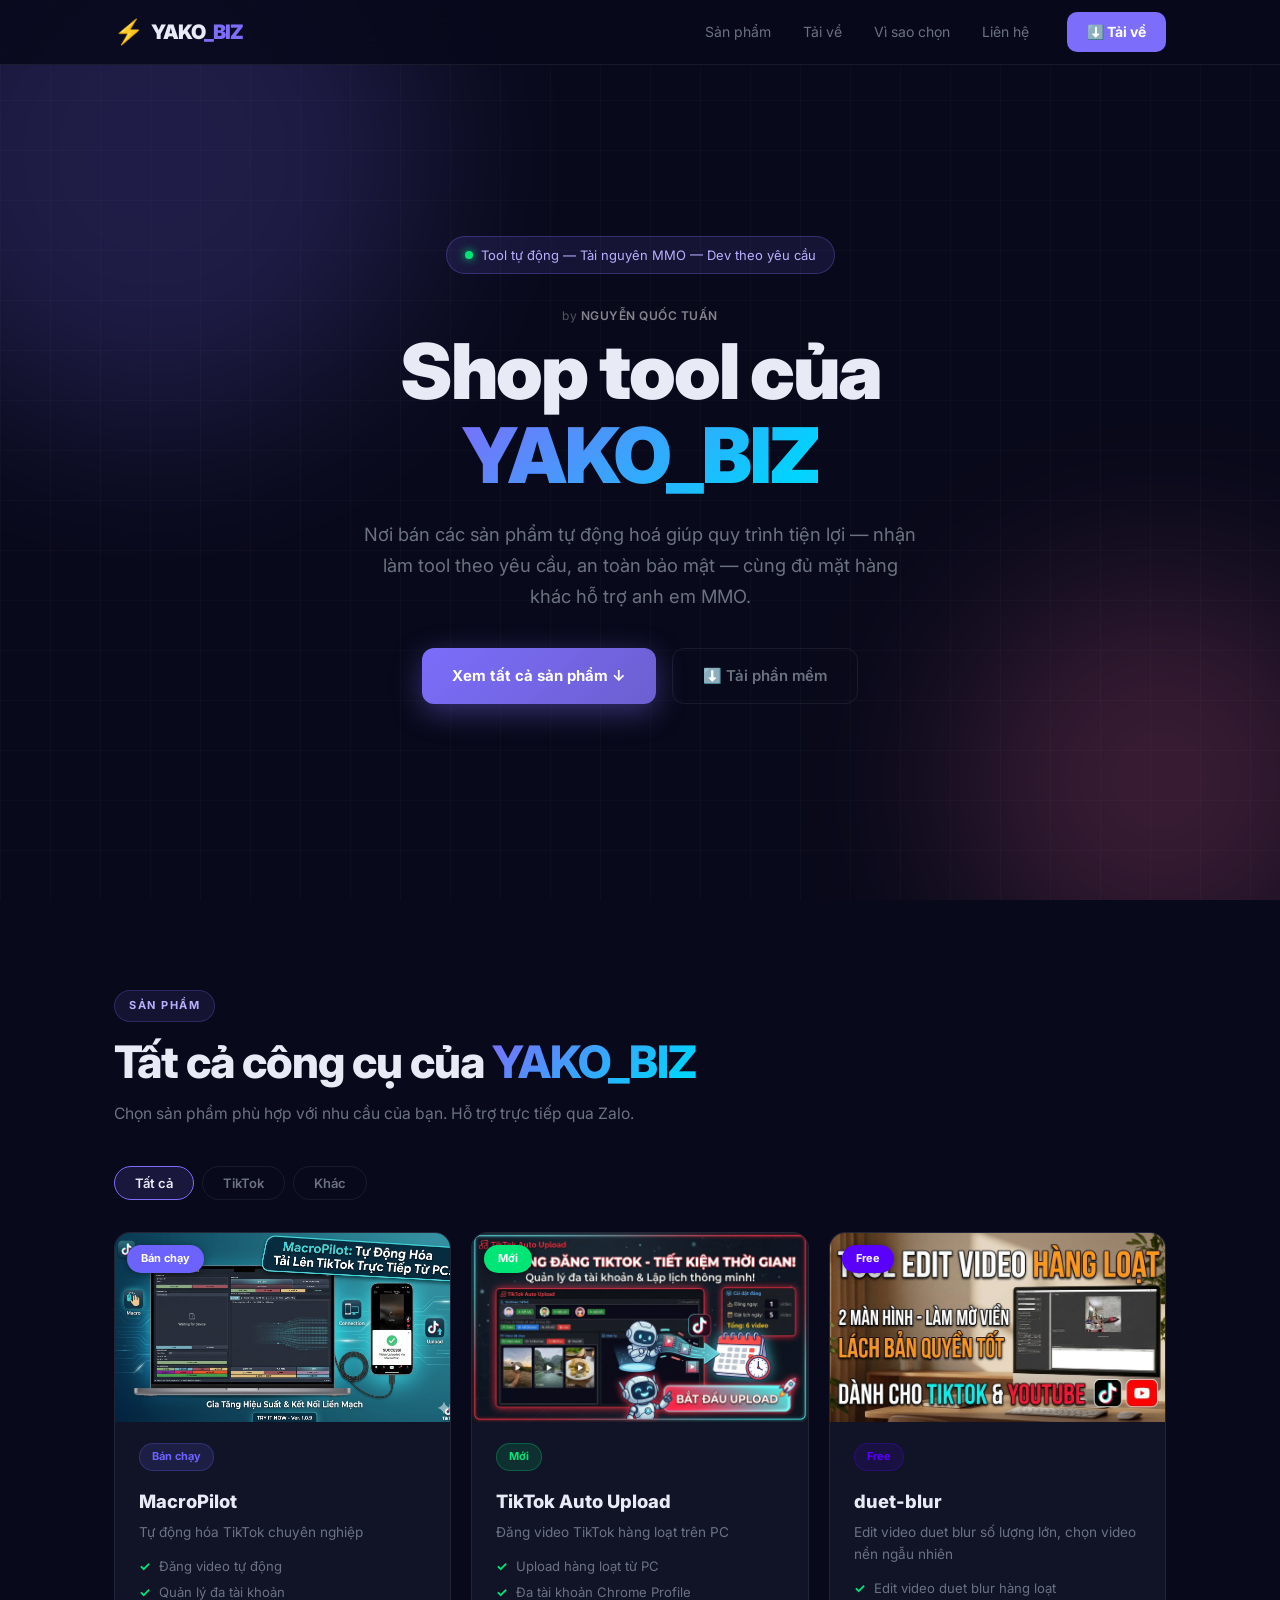
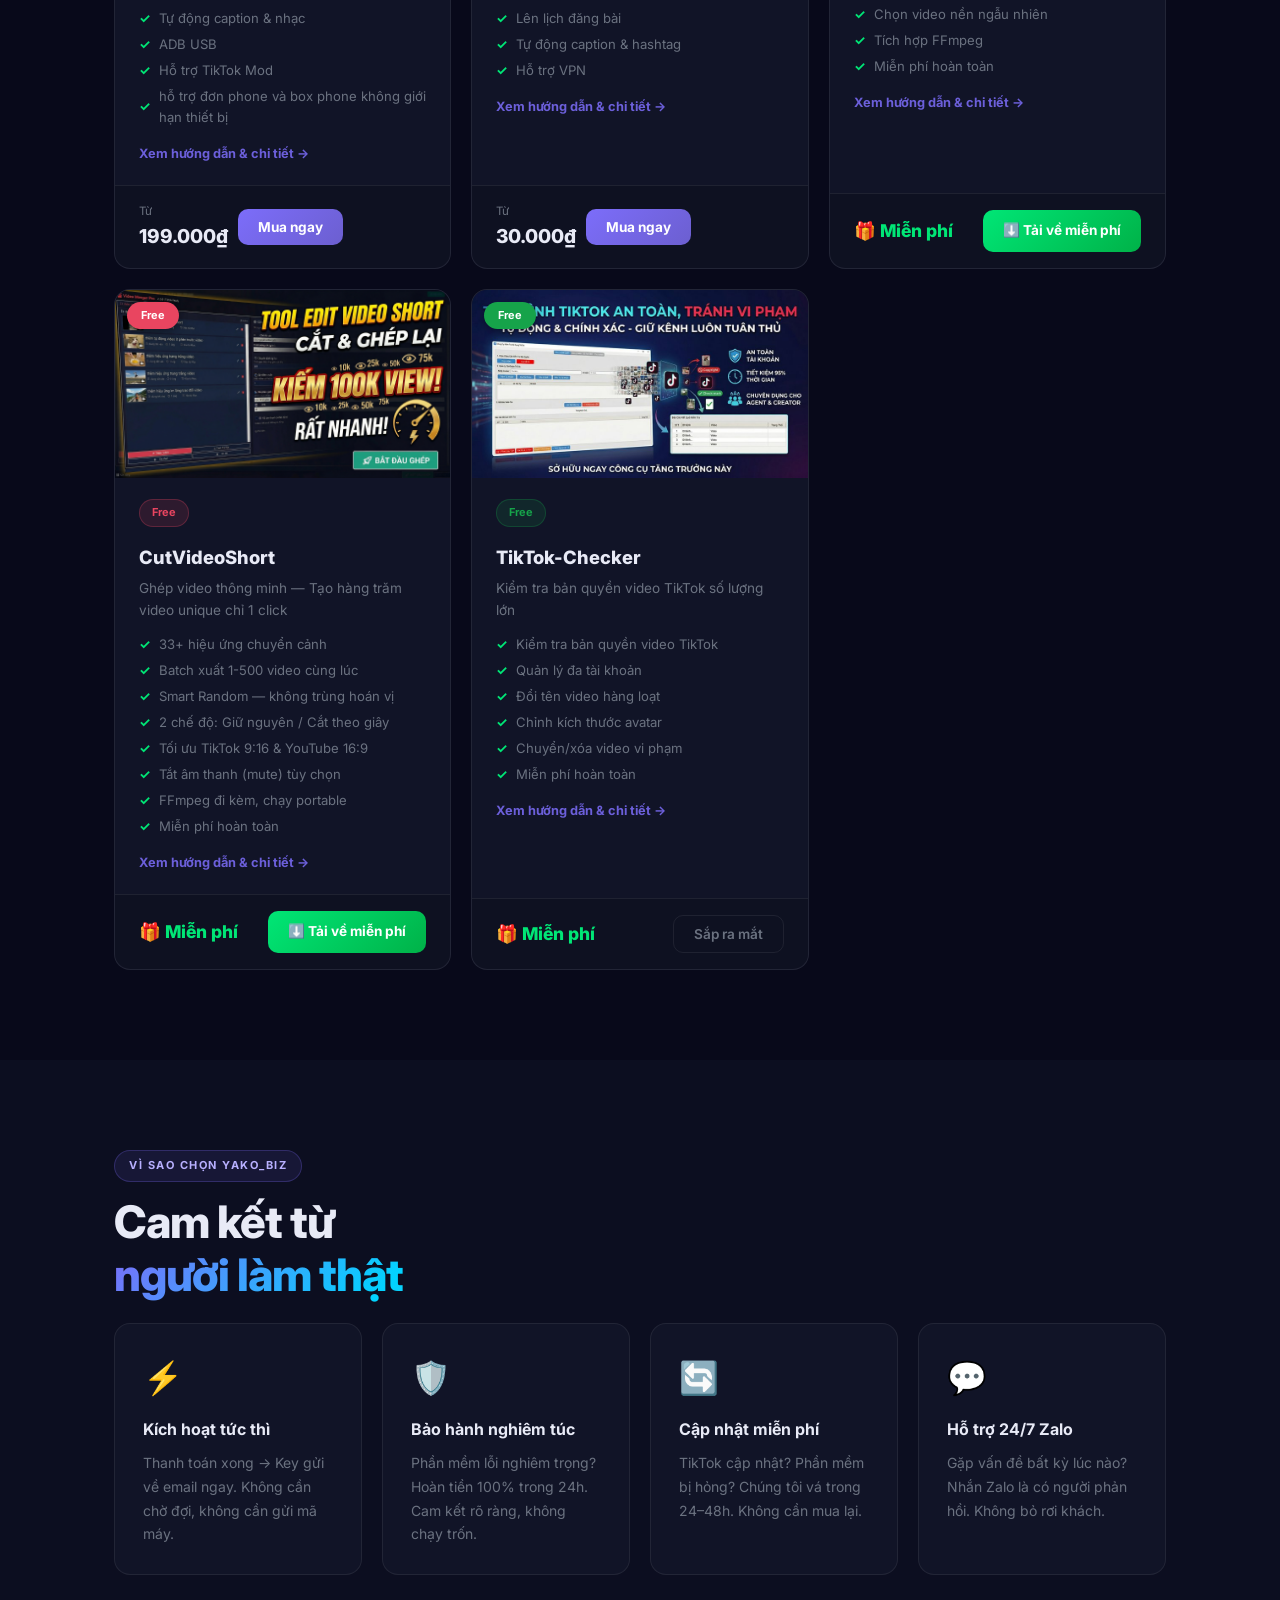
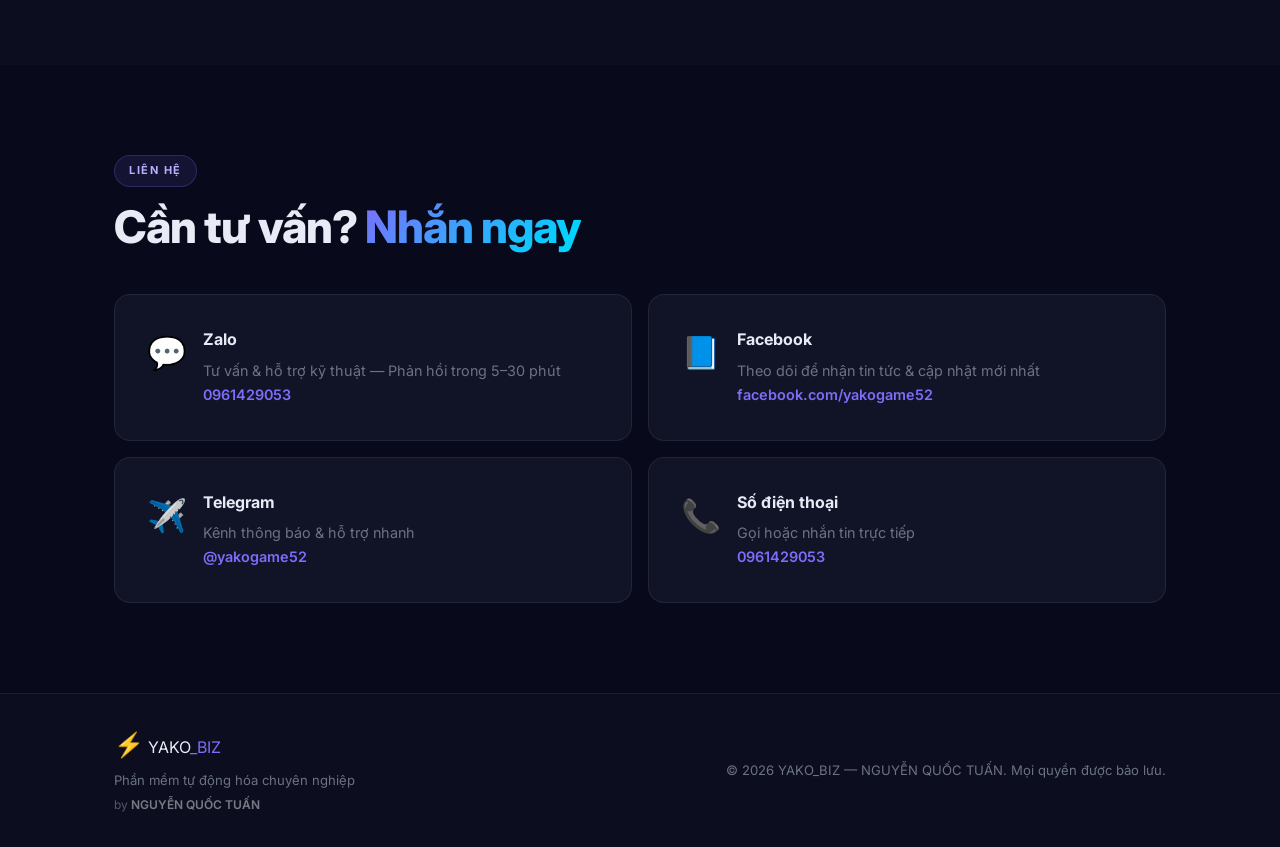
<file: index.html>
﻿<!DOCTYPE html>
<html lang="vi">
<head>
<link rel="icon" type="image/png" href="favicon.png">
<meta charset="UTF-8">
<meta name="viewport" content="width=device-width, initial-scale=1.0">
<title>YAKO_BIZ — Phần mềm tự động hoá & Tài nguyên MMO</title>
<meta name="description" content="YAKO_BIZ cung cấp phần mềm tự động hoá, tool MMO, tài nguyên kiếm tiền online chuyên nghiệp cho anh em Việt Nam.">
<link href="https://fonts.googleapis.com/css2?family=Inter:wght@300;400;500;600;700;800;900&display=swap" rel="stylesheet">
<link rel="stylesheet" href="style.css">
</head>
<body>

<!-- NAV -->
<nav class="nav" id="nav">
  <div class="nav-inner">
    <div class="logo">
      <span class="logo-icon">⚡</span>
      <span class="logo-text">YAKO<span class="logo-accent">_BIZ</span></span>
    </div>
    <ul class="nav-links">
      <li><a href="#products">Sản phẩm</a></li>
      <li><a href="download.html">Tải về</a></li>
      <li><a href="#why">Vì sao chọn</a></li>
      <li><a href="#contact">Liên hệ</a></li>
    </ul>
    <a href="download.html" class="nav-cta">⬇️ Tải về</a>
    <button class="nav-mobile-btn" onclick="toggleMobileMenu()">☰</button>
  </div>
  <div class="mobile-menu" id="mobile-menu">
    <a href="#products" onclick="toggleMobileMenu()">Sản phẩm</a>
    <a href="download.html" onclick="toggleMobileMenu()">Tải về</a>
    <a href="#why" onclick="toggleMobileMenu()">Vì sao chọn</a>
    <a href="#contact" onclick="toggleMobileMenu()">Liên hệ</a>
  </div>
</nav>

<!-- HERO -->
<section class="hero">
  <div class="hero-bg">
    <div class="orb orb1"></div>
    <div class="orb orb2"></div>
    <div class="grid-overlay"></div>
  </div>
  <div class="container hero-content">
    <div class="badge"><span class="badge-dot"></span>Tool tự động — Tài nguyên MMO — Dev theo yêu cầu</div>
    <div style="font-size:.75rem;color:rgba(255,255,255,.3);margin-top:8px;margin-bottom:4px;letter-spacing:.5px">by <span style="color:rgba(255,255,255,.5);font-weight:600">NGUYỄN QUỐC TUẤN</span></div>
    <h1 class="hero-title">Shop tool của<br><span class="gradient-text">YAKO_BIZ</span></h1>
    <p class="hero-sub">Nơi bán các sản phẩm tự động hoá giúp quy trình tiện lợi — nhận làm tool theo yêu cầu, an toàn bảo mật — cùng đủ mặt hàng khác hỗ trợ anh em MMO.</p>
    <div class="hero-actions">
      <a href="#products" class="btn-primary">Xem tất cả sản phẩm ↓</a>
      <a href="download.html" class="btn-ghost">⬇️ Tải phần mềm</a>
    </div>
  </div>
</section>

<!-- PRODUCTS -->
<section class="section" id="products">
  <div class="container">
    <div class="section-tag">Sản phẩm</div>
    <h2 class="section-title">Tất cả công cụ của <span class="gradient-text">YAKO_BIZ</span></h2>
    <p class="section-sub">Chọn sản phẩm phù hợp với nhu cầu của bạn. Hỗ trợ trực tiếp qua Zalo.</p>

    <!-- Category Filter -->
    <div class="filter-row" id="filter-row">
      <button class="filter-btn active" onclick="filterProducts('all', this)">Tất cả</button>
      <button class="filter-btn" onclick="filterProducts('tiktok', this)">TikTok</button>
      <button class="filter-btn" onclick="filterProducts('other', this)">Khác</button>
    </div>

    <!-- Products Grid — tự động tạo từ products.js -->
    <div class="products-grid" id="products-grid"></div>
  </div>
</section>

<!-- WHY CHOOSE -->
<section class="section section--dark" id="why">
  <div class="container">
    <div class="section-tag">Vì sao chọn YAKO_BIZ</div>
    <h2 class="section-title">Cam kết từ<br><span class="gradient-text">người làm thật</span></h2>
    <div class="why-grid">
      <div class="why-card">
        <div class="why-icon">⚡</div>
        <h3>Kích hoạt tức thì</h3>
        <p>Thanh toán xong → Key gửi về email ngay. Không cần chờ đợi, không cần gửi mã máy.</p>
      </div>
      <div class="why-card">
        <div class="why-icon">🛡️</div>
        <h3>Bảo hành nghiêm túc</h3>
        <p>Phần mềm lỗi nghiêm trọng? Hoàn tiền 100% trong 24h. Cam kết rõ ràng, không chạy trốn.</p>
      </div>
      <div class="why-card">
        <div class="why-icon">🔄</div>
        <h3>Cập nhật miễn phí</h3>
        <p>TikTok cập nhật? Phần mềm bị hỏng? Chúng tôi vá trong 24–48h. Không cần mua lại.</p>
      </div>
      <div class="why-card">
        <div class="why-icon">💬</div>
        <h3>Hỗ trợ 24/7 Zalo</h3>
        <p>Gặp vấn đề bất kỳ lúc nào? Nhắn Zalo là có người phản hồi. Không bỏ rơi khách.</p>
      </div>
    </div>
  </div>
</section>

<!-- CONTACT -->
<section class="section" id="contact">
  <div class="container">
    <div class="section-tag">Liên hệ</div>
    <h2 class="section-title">Cần tư vấn? <span class="gradient-text">Nhắn ngay</span></h2>
    <div class="contact-box" id="contact-box">
      <!-- Tự động điền từ SITE config -->
    </div>
  </div>
</section>

<!-- MODAL mua hang -->
<div class="modal-overlay" id="modal" onclick="closeModal(event)">
  <div class="modal-box" id="modal-box"></div>
</div>

<!-- FOOTER -->
<footer class="footer">
  <div class="container">
      <div class="footer-inner">
        <div>
          <span class="logo-icon">⚡</span>
          <span class="logo-text">YAKO<span class="logo-accent">_BIZ</span></span>
          <p class="footer-sub">Phần mềm tự động hóa chuyên nghiệp</p>
          <p style="font-size:.75rem;color:rgba(255,255,255,.3);margin-top:4px">by <span style="color:rgba(255,255,255,.45);font-weight:600">NGUYỄN QUỐC TUẤN</span></p>
        </div>
        <p class="footer-note">© 2026 YAKO_BIZ — NGUYỄN QUỐC TUẤN. Mọi quyền được bảo lưu.</p>
      </div>
  </div>
</footer>

<script src="products.js"></script>
<script>
// MERGE: products.js la danh sach goc, localStorage chi override tung san pham theo ID
try {
  const _lsP = localStorage.getItem('yakobiz_products');
  const _lsS = localStorage.getItem('yakobiz_site');
  if (_lsP) {
    const _cached = JSON.parse(_lsP);
    if (Array.isArray(_cached) && _cached.length) {
      const _map = {};
      _cached.forEach(p => { if (p.id) _map[p.id] = p; });
      // San pham tu products.js duoc giu, override bang ban admin neu co
      window.PRODUCTS = PRODUCTS.map(p => _map[p.id] ? Object.assign({}, p, _map[p.id]) : p);
      // Them san pham moi tu localStorage ma products.js chua co
      _cached.forEach(p => { if (p.id && !PRODUCTS.find(x => x.id === p.id)) window.PRODUCTS.push(p); });
    }
  }
  if (_lsS) { const _s = JSON.parse(_lsS); if (_s) window.SITE = Object.assign(window.SITE || {}, _s); }
} catch(e) {}
</script>
<script src="script.js"></script>
</body>
</html>
</file>
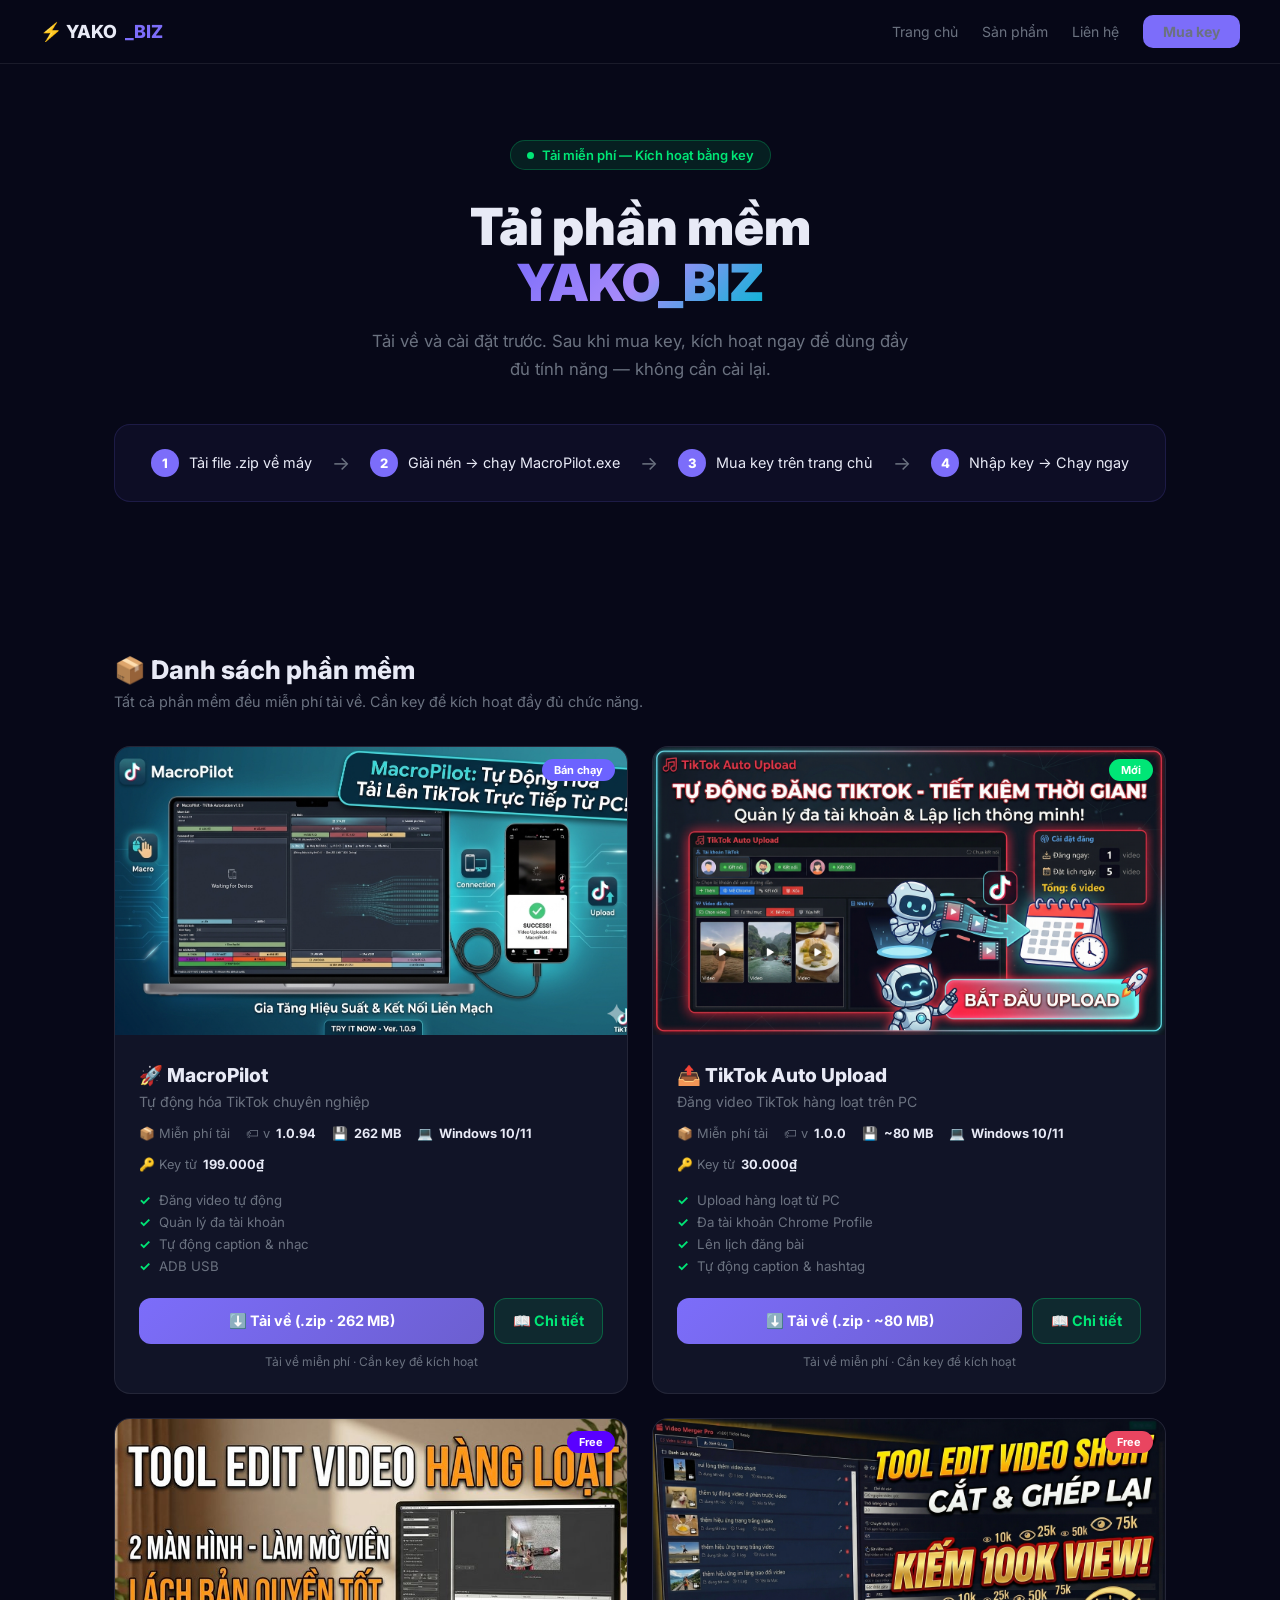
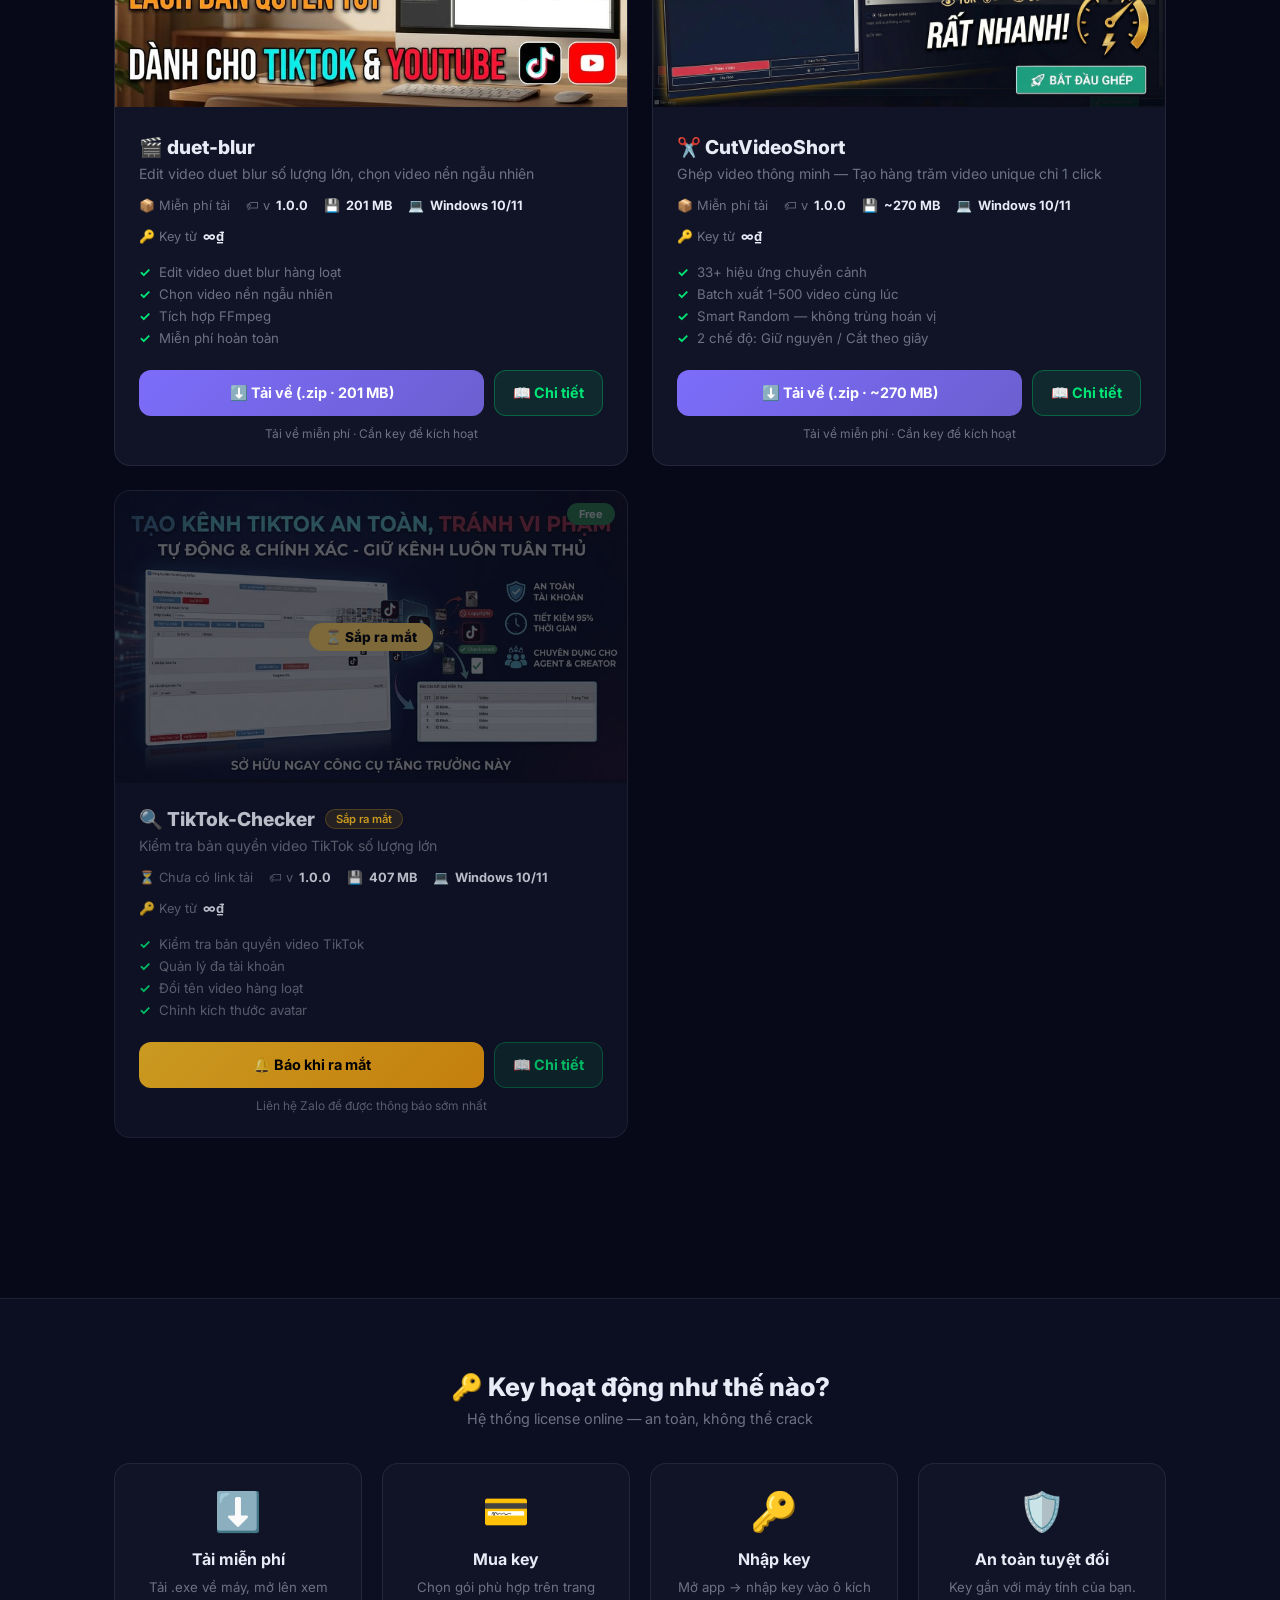
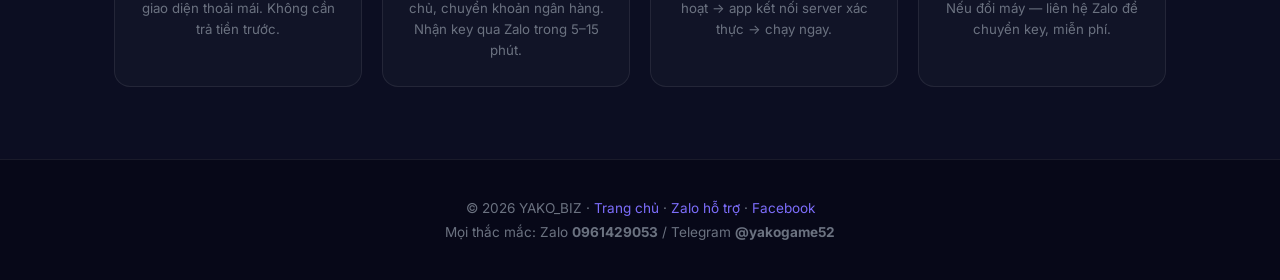
<file: download.html>
﻿<!DOCTYPE html>
<html lang="vi">
<head>
<link rel="icon" type="image/png" href="favicon.png">
<meta charset="UTF-8">
<meta name="viewport" content="width=device-width, initial-scale=1.0">
<title>Tải về — YAKO_BIZ</title>
<meta name="description" content="Tải phần mềm tự động hóa YAKO_BIZ miễn phí. Cài đặt trước, mua key sau để kích hoạt đầy đủ tính năng.">
<link href="https://fonts.googleapis.com/css2?family=Inter:wght@400;500;600;700;800;900&display=swap" rel="stylesheet">
<style>
*,*::before,*::after{box-sizing:border-box;margin:0;padding:0}
:root{
  --bg:#070818;--bg2:#0c0e22;--card:#111427;--border:rgba(255,255,255,0.08);
  --accent:#7c6dfa;--green:#00e676;--yellow:#fbbf24;--red:#ff4757;
  --text:#e8eaf6;--muted:#6b7280;--r:16px;
}
body{font-family:'Inter',sans-serif;background:var(--bg);color:var(--text);min-height:100vh;overflow-x:hidden}
a{text-decoration:none;color:inherit}

/* NAV */
nav{position:fixed;top:0;left:0;right:0;z-index:100;backdrop-filter:blur(20px);background:rgba(7,8,24,.8);border-bottom:1px solid var(--border);padding:0 40px;height:64px;display:flex;align-items:center;justify-content:space-between}
.nav-brand{font-size:18px;font-weight:800;display:flex;align-items:center;gap:8px}
.nav-brand span{color:var(--accent)}
.nav-links{display:flex;gap:24px;align-items:center}
.nav-links a{font-size:14px;color:var(--muted);transition:color .2s}
.nav-links a:hover{color:var(--text)}
.nav-cta{padding:8px 20px;border-radius:10px;background:var(--accent);color:#fff;font-size:14px;font-weight:700}
.nav-cta:hover{opacity:.85}
.container{max-width:1100px;margin:0 auto;padding:0 24px}

/* HERO */
.hero{padding:140px 0 80px;text-align:center}
.hero-badge{display:inline-flex;align-items:center;gap:8px;padding:6px 16px;border-radius:100px;background:rgba(0,230,118,.1);border:1px solid rgba(0,230,118,.25);color:var(--green);font-size:13px;font-weight:600;margin-bottom:28px}
.hero-badge-dot{width:7px;height:7px;border-radius:50%;background:var(--green);animation:pulse 2s infinite}
@keyframes pulse{0%,100%{opacity:1}50%{opacity:.4}}
.hero h1{font-size:clamp(2rem,5vw,3.2rem);font-weight:900;line-height:1.1;margin-bottom:16px}
.hero h1 span{background:linear-gradient(135deg,#7c6dfa,#a78bfa,#06b6d4);-webkit-background-clip:text;-webkit-text-fill-color:transparent;background-clip:text}
.hero-sub{font-size:1.05rem;color:var(--muted);max-width:560px;margin:0 auto 40px;line-height:1.7}

/* HOW IT WORKS */
.how-strip{background:rgba(124,109,250,.06);border:1px solid rgba(124,109,250,.15);border-radius:var(--r);padding:24px 32px;margin-bottom:72px;display:flex;gap:16px;align-items:center;flex-wrap:wrap;justify-content:center}
.how-step{display:flex;align-items:center;gap:10px;font-size:.9rem}
.how-num{width:28px;height:28px;border-radius:50%;background:var(--accent);color:#fff;font-size:13px;font-weight:800;display:flex;align-items:center;justify-content:center;flex-shrink:0}
.how-arrow{color:var(--muted);font-size:1.2rem;margin:0 4px}

/* DOWNLOAD CARDS */
.section-title{font-size:1.6rem;font-weight:800;margin-bottom:8px}
.section-sub{color:var(--muted);font-size:.9rem;margin-bottom:36px}
.dl-grid{display:grid;grid-template-columns:repeat(auto-fill,minmax(340px,1fr));gap:24px;margin-bottom:80px}

.dl-card{background:var(--card);border:1px solid var(--border);border-radius:var(--r);overflow:hidden;transition:transform .25s,border-color .25s,box-shadow .25s}
.dl-card:hover{transform:translateY(-4px);border-color:rgba(124,109,250,.3);box-shadow:0 16px 40px rgba(0,0,0,.4)}
.dl-card-img{width:100%;aspect-ratio:16/9;object-fit:cover;background:linear-gradient(135deg,#1a1b3e,#0f1020);display:flex;align-items:center;justify-content:center;font-size:4rem;position:relative}
.dl-card-img img{width:100%;height:100%;object-fit:cover}
.dl-card-img-placeholder{width:100%;aspect-ratio:16/9;display:flex;align-items:center;justify-content:center;font-size:4rem;background:linear-gradient(135deg,#1a1b3e 0%,#0f1020 100%)}
.dl-badge{position:absolute;top:12px;right:12px;padding:4px 12px;border-radius:100px;font-size:11px;font-weight:700;color:#fff}
.dl-body{padding:24px}
.dl-title{font-size:1.2rem;font-weight:800;margin-bottom:6px;display:flex;align-items:center;gap:10px}
.dl-tagline{color:var(--muted);font-size:.88rem;margin-bottom:16px}
.dl-meta{display:flex;gap:16px;margin-bottom:20px;flex-wrap:wrap}
.dl-meta-item{display:flex;align-items:center;gap:6px;font-size:.8rem;color:var(--muted)}
.dl-meta-item strong{color:var(--text)}
.dl-features{display:flex;flex-direction:column;gap:6px;margin-bottom:24px}
.dl-feat{display:flex;align-items:center;gap:8px;font-size:.83rem;color:var(--muted)}
.dl-feat::before{content:"✓";color:var(--green);font-weight:700;flex-shrink:0}
.dl-actions{display:flex;gap:10px}
.btn-dl{flex:1;padding:13px 20px;border-radius:12px;background:linear-gradient(135deg,var(--accent),#6c5fd0);color:#fff;font-size:.9rem;font-weight:700;border:none;cursor:pointer;display:flex;align-items:center;justify-content:center;gap:8px;transition:opacity .2s,transform .2s;font-family:inherit}
.btn-dl:hover{opacity:.88;transform:scale(1.02)}
.btn-dl:active{transform:scale(0.98)}
.btn-buy-sm{padding:13px 18px;border-radius:12px;background:rgba(0,230,118,.1);color:var(--green);border:1px solid rgba(0,230,118,.3);font-size:.9rem;font-weight:700;cursor:pointer;font-family:inherit;transition:all .2s;white-space:nowrap}
.btn-buy-sm:hover{background:rgba(0,230,118,.2)}
.dl-note{font-size:.75rem;color:var(--muted);text-align:center;margin-top:10px}

/* KEY EXPLAIN */
.key-section{background:var(--bg2);border-top:1px solid var(--border);padding:72px 0}
.key-grid{display:grid;grid-template-columns:repeat(auto-fit,minmax(220px,1fr));gap:20px;margin-top:36px}
.key-card{background:var(--card);border:1px solid var(--border);border-radius:var(--r);padding:24px;text-align:center}
.key-icon{font-size:2.4rem;margin-bottom:14px}
.key-title{font-weight:700;margin-bottom:8px}
.key-desc{font-size:.83rem;color:var(--muted);line-height:1.6}

/* FOOTER */
footer{text-align:center;padding:40px;color:var(--muted);font-size:.85rem;border-top:1px solid var(--border)}
footer a{color:var(--accent)}

/* RESPONSIVE */
@media(max-width:600px){
  nav{padding:0 20px}
  .how-strip{flex-direction:column;text-align:center}
  .how-arrow{transform:rotate(90deg)}
  .dl-actions{flex-direction:column}
}
</style>
</head>
<body>

<!-- NAV -->
<nav>
  <a href="index.html" class="nav-brand">⚡ YAKO<span>_BIZ</span></a>
  <div class="nav-links">
    <a href="index.html">Trang chủ</a>
    <a href="index.html#products">Sản phẩm</a>
    <a href="index.html#contact">Liên hệ</a>
    <a href="index.html#products" class="nav-cta">Mua key</a>
  </div>
</nav>

<!-- HERO -->
<section class="hero">
  <div class="container">
    <div class="hero-badge"><span class="hero-badge-dot"></span>Tải miễn phí — Kích hoạt bằng key</div>
    <h1>Tải phần mềm<br><span>YAKO_BIZ</span></h1>
    <p class="hero-sub">Tải về và cài đặt trước. Sau khi mua key, kích hoạt ngay để dùng đầy đủ tính năng — không cần cài lại.</p>

    <!-- How it works -->
    <div class="how-strip">
      <div class="how-step"><div class="how-num">1</div> Tải file .zip về máy</div>
      <div class="how-arrow">→</div>
      <div class="how-step"><div class="how-num">2</div> Giải nén → chạy MacroPilot.exe</div>
      <div class="how-arrow">→</div>
      <div class="how-step"><div class="how-num">3</div> Mua key trên trang chủ</div>
      <div class="how-arrow">→</div>
      <div class="how-step"><div class="how-num">4</div> Nhập key → Chạy ngay</div>
    </div>
  </div>
</section>

<!-- DOWNLOAD CARDS -->
<section style="padding-bottom:80px">
  <div class="container">
    <div class="section-title">📦 Danh sách phần mềm</div>
    <div class="section-sub">Tất cả phần mềm đều miễn phí tải về. Cần key để kích hoạt đầy đủ chức năng.</div>
    <div class="dl-grid" id="dl-grid"></div>
  </div>
</section>

<!-- KEY EXPLAIN -->
<section class="key-section">
  <div class="container">
    <div class="section-title" style="text-align:center">🔑 Key hoạt động như thế nào?</div>
    <div class="section-sub" style="text-align:center">Hệ thống license online — an toàn, không thể crack</div>
    <div class="key-grid">
      <div class="key-card">
        <div class="key-icon">⬇️</div>
        <div class="key-title">Tải miễn phí</div>
        <div class="key-desc">Tải .exe về máy, mở lên xem giao diện thoải mái. Không cần trả tiền trước.</div>
      </div>
      <div class="key-card">
        <div class="key-icon">💳</div>
        <div class="key-title">Mua key</div>
        <div class="key-desc">Chọn gói phù hợp trên trang chủ, chuyển khoản ngân hàng. Nhận key qua Zalo trong 5–15 phút.</div>
      </div>
      <div class="key-card">
        <div class="key-icon">🔑</div>
        <div class="key-title">Nhập key</div>
        <div class="key-desc">Mở app → nhập key vào ô kích hoạt → app kết nối server xác thực → chạy ngay.</div>
      </div>
      <div class="key-card">
        <div class="key-icon">🛡️</div>
        <div class="key-title">An toàn tuyệt đối</div>
        <div class="key-desc">Key gắn với máy tính của bạn. Nếu đổi máy — liên hệ Zalo để chuyển key, miễn phí.</div>
      </div>
    </div>
  </div>
</section>

<!-- FOOTER -->
<footer>
  <p>© 2026 YAKO_BIZ · <a href="index.html">Trang chủ</a> · <a href="https://zalo.me/0961429053">Zalo hỗ trợ</a> · <a href="https://www.facebook.com/yakogame52/">Facebook</a></p>
  <p style="margin-top:8px">Mọi thắc mắc: Zalo <strong>0961429053</strong> / Telegram <strong>@yakogame52</strong></p>
</footer>

<script src="products.js"></script>
<script>
// MERGE: Dong bo trang thai san pham tu admin panel (localStorage)
try {
  const _lsP = localStorage.getItem('yakobiz_products');
  if (_lsP) {
    const _cached = JSON.parse(_lsP);
    if (Array.isArray(_cached) && _cached.length) {
      const _map = {};
      _cached.forEach(p => { if (p.id) _map[p.id] = p; });
      window.PRODUCTS = PRODUCTS.map(p => _map[p.id] ? Object.assign({}, p, _map[p.id]) : p);
      _cached.forEach(p => { if (p.id && !PRODUCTS.find(x => x.id === p.id)) window.PRODUCTS.push(p); });
    }
  }
} catch(e) {}

// Render download cards từ products.js
const grid = document.getElementById('dl-grid');

// Hiện tất cả trừ "hidden" — coming_soon hiện dạng "Sắp ra mắt"
const cards = PRODUCTS.filter(p => p.status !== 'hidden');

if (!cards.length) {
  grid.innerHTML = '<div style="color:var(--muted);text-align:center;padding:60px;grid-column:1/-1">Chưa có phần mềm nào. Vui lòng quay lại sau.</div>';
} else {
  grid.innerHTML = cards.map(p => {
    const isComing = p.status === 'coming_soon';
    const minPrice = Math.min(...(p.plans || [{price:0}]).map(pl => pl.price));
    const featuresHtml = (p.features || []).slice(0, 4).map(f =>
      `<div class="dl-feat">${f}</div>`
    ).join('');

    const imgSection = p.image
      ? `<div style="position:relative;${isComing ? 'opacity:.65;filter:grayscale(.3)' : ''}"><img src="${p.image}" alt="${p.name}" style="width:100%;aspect-ratio:16/9;object-fit:cover;">${p.badge ? `<div class="dl-badge" style="background:${p.badgeColor}">${p.badge}</div>` : ''}${isComing ? `<div style="position:absolute;inset:0;display:flex;align-items:center;justify-content:center;background:rgba(0,0,0,.35);"><span style="background:#fbbf24;color:#000;font-weight:800;font-size:.85rem;padding:6px 16px;border-radius:100px">⏳ Sắp ra mắt</span></div>` : ''}</div>`
      : `<div class="dl-card-img-placeholder" style="position:relative">${p.icon || '📦'}${p.badge ? `<div class="dl-badge" style="background:${p.badgeColor};position:absolute;top:12px;right:12px">${p.badge}</div>` : ''}</div>`;

    // Nút hành động
    const detailBtn = p.guide
      ? `<a href="guide.html?id=${p.id}" target="_blank" rel="noopener" class="btn-buy-sm">📖 Chi tiết</a>`
      : '';

    const actionBtns = isComing
      ? `<a href="https://zalo.me/0961429053" target="_blank" class="btn-dl" style="background:linear-gradient(135deg,#fbbf24,#f59e0b);color:#000">🔔 Báo khi ra mắt</a>
         ${detailBtn}`
      : `<a href="${p.downloadUrl}" class="btn-dl">⬇️ Tải về (.zip · ${p.fileSize || ''})</a>
         ${detailBtn || (p.guideUrl ? `<a href="${p.guideUrl}" target="_blank" rel="noopener" class="btn-buy-sm">📺 Hướng dẫn</a>` : `<a href="index.html#products" class="btn-buy-sm">🛒 Mua key</a>`)}`;

    return `
      <div class="dl-card" style="${isComing ? 'opacity:.8' : ''}">
        ${imgSection}
        <div class="dl-body">
          <div class="dl-title">${p.icon || ''} ${p.name} ${isComing ? '<span style="font-size:.7rem;background:#fbbf2420;color:#fbbf24;border:1px solid #fbbf2440;padding:2px 10px;border-radius:100px;font-weight:600;vertical-align:middle">Sắp ra mắt</span>' : ''}</div>
          <div class="dl-tagline">${p.tagline}</div>
          <div class="dl-meta">
            <div class="dl-meta-item">${isComing ? '⏳ Chưa có link tải' : '📦 Miễn phí tải'}</div>
            <div class="dl-meta-item">🏷 v<strong>${p.version || '1.0.0'}</strong></div>
            <div class="dl-meta-item">💾 <strong>${p.fileSize || '~50 MB'}</strong></div>
            <div class="dl-meta-item">💻 <strong>${p.platform || 'Windows'}</strong></div>
            <div class="dl-meta-item">🔑 Key từ <strong>${minPrice.toLocaleString('vi-VN')}₫</strong></div>
          </div>
          <div class="dl-features">${featuresHtml}</div>
          <div class="dl-actions">${actionBtns}</div>
          ${!isComing ? '<div class="dl-note">Tải về miễn phí · Cần key để kích hoạt</div>' : '<div class="dl-note">Liên hệ Zalo để được thông báo sớm nhất</div>'}
        </div>
      </div>
    `;
  }).join('');
}
</script>
</body>
</html>
</file>
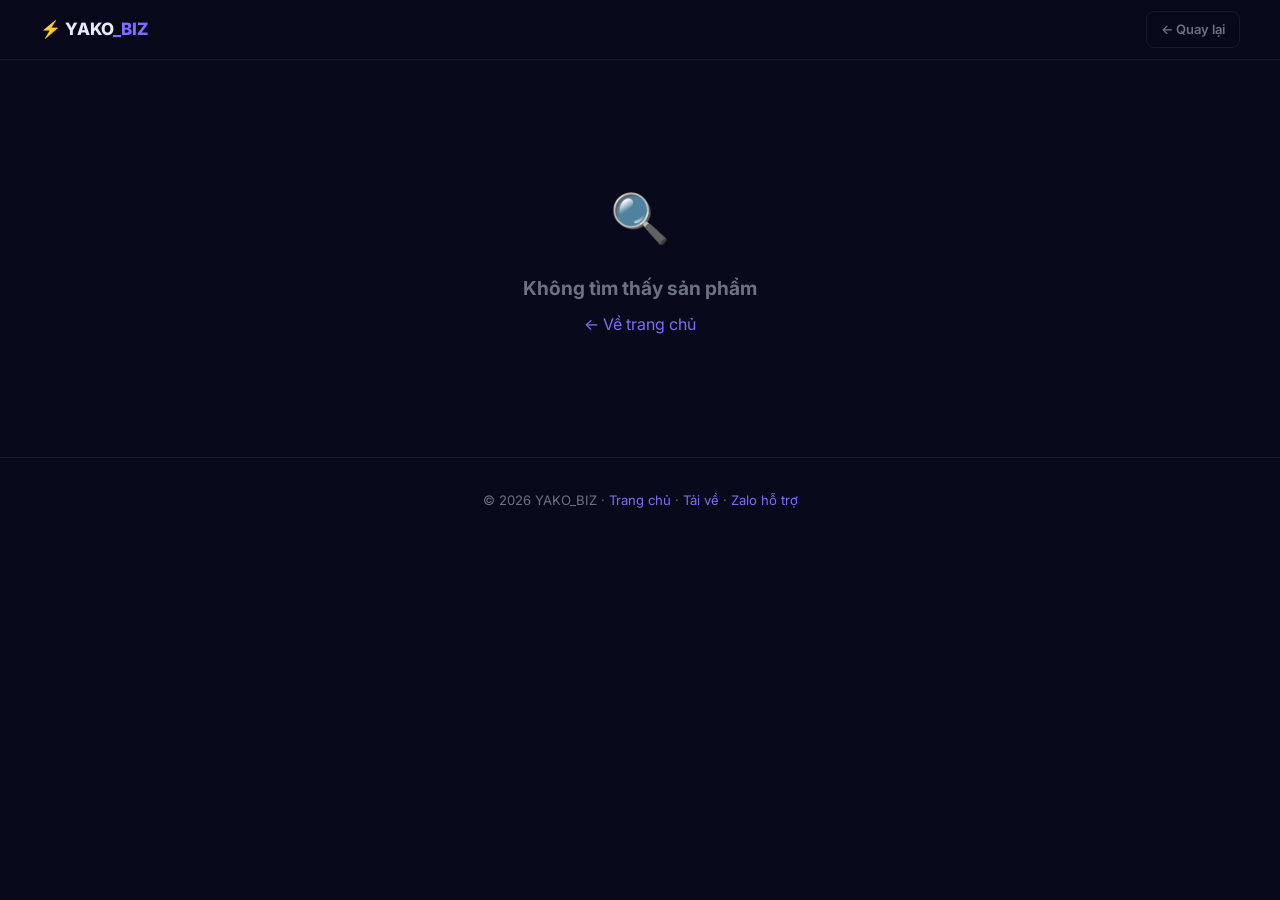
<file: guide.html>
﻿<!DOCTYPE html>
<html lang="vi">
<head>
<link rel="icon" type="image/png" href="favicon.png">
<meta charset="UTF-8">
<meta name="viewport" content="width=device-width, initial-scale=1.0">
<title>Hướng dẫn — YAKO_BIZ</title>
<link href="https://fonts.googleapis.com/css2?family=Inter:wght@400;500;600;700;800;900&display=swap" rel="stylesheet">
<style>
*,*::before,*::after{box-sizing:border-box;margin:0;padding:0}
:root{--bg:#08091a;--bg2:#0c0e20;--card:#111427;--border:rgba(255,255,255,0.07);--accent:#7c6dfa;--green:#00e676;--text:#e8eaf6;--muted:#6b7280;--r:16px}
body{font-family:'Inter',sans-serif;background:var(--bg);color:var(--text);line-height:1.6;overflow-x:hidden}
a{text-decoration:none;color:inherit}
nav{position:sticky;top:0;z-index:100;background:rgba(8,9,26,.95);backdrop-filter:blur(20px);border-bottom:1px solid var(--border);padding:0 40px;height:60px;display:flex;align-items:center;justify-content:space-between}
.nav-brand{font-size:17px;font-weight:800}.nav-brand span{color:var(--accent)}
.nav-back{display:flex;align-items:center;gap:6px;font-size:13px;font-weight:600;color:var(--muted);padding:7px 14px;border-radius:8px;border:1px solid var(--border);transition:all .2s;cursor:pointer}
.nav-back:hover{color:var(--text);border-color:rgba(255,255,255,.2)}
.container{max-width:900px;margin:0 auto;padding:0 24px}
.hero{padding:60px 0 40px;border-bottom:1px solid var(--border)}
.product-badge{display:inline-flex;align-items:center;gap:8px;padding:6px 14px;border-radius:100px;background:rgba(124,109,250,.1);border:1px solid rgba(124,109,250,.25);font-size:12px;font-weight:700;color:#b8b0ff;letter-spacing:1px;text-transform:uppercase;margin-bottom:16px}
h1{font-size:clamp(2rem,4vw,3rem);font-weight:900;line-height:1.15;letter-spacing:-1px;margin-bottom:12px}
.gradient{background:linear-gradient(135deg,var(--accent),#06b6d4);-webkit-background-clip:text;-webkit-text-fill-color:transparent;background-clip:text}
.hero-sub{font-size:1rem;color:var(--muted);max-width:600px;line-height:1.7;margin-bottom:28px}
.hero-tags{display:flex;flex-wrap:wrap;gap:8px}
.tag{padding:5px 13px;border-radius:100px;background:rgba(255,255,255,.06);border:1px solid var(--border);font-size:12px;font-weight:600;color:var(--muted)}
.hero-actions{display:flex;gap:12px;flex-wrap:wrap;margin-top:24px}
.btn-primary{display:inline-flex;align-items:center;gap:8px;padding:12px 24px;border-radius:11px;background:linear-gradient(135deg,var(--accent),#6c5fd0);color:#fff;font-size:.9rem;font-weight:700;transition:opacity .2s,transform .2s}
.btn-primary:hover{opacity:.88;transform:translateY(-2px)}
.btn-ghost{display:inline-flex;align-items:center;gap:6px;padding:12px 20px;border-radius:11px;border:1px solid var(--border);color:var(--muted);font-size:.9rem;font-weight:600;transition:all .2s}
.btn-ghost:hover{border-color:rgba(255,255,255,.2);color:var(--text)}
.section{padding:56px 0;border-bottom:1px solid var(--border)}
.section-label{font-size:11px;font-weight:800;color:var(--accent);letter-spacing:2px;text-transform:uppercase;margin-bottom:14px}
.section h2{font-size:1.5rem;font-weight:800;margin-bottom:20px}
.video-container{position:relative;border-radius:14px;border:1px solid var(--border);background:#000;box-shadow:0 20px 60px rgba(0,0,0,.5);overflow:hidden}
.video-container iframe{width:100%;aspect-ratio:16/9;border:none;display:block}
.video-thumb{position:relative;cursor:pointer;display:block}
.video-thumb img{width:100%;aspect-ratio:16/9;object-fit:cover;display:block;transition:opacity .3s}
.video-thumb:hover img{opacity:.75}
.video-play{position:absolute;top:50%;left:50%;transform:translate(-50%,-50%);width:72px;height:72px;background:rgba(255,0,0,.9);border-radius:50%;display:flex;align-items:center;justify-content:center;transition:transform .2s,background .2s}
.video-play::after{content:'';width:0;height:0;border-style:solid;border-width:14px 0 14px 24px;border-color:transparent transparent transparent #fff;margin-left:4px}
.video-thumb:hover .video-play{transform:translate(-50%,-50%) scale(1.1);background:rgba(255,0,0,1)}
.video-note{margin-top:12px;font-size:.82rem;color:var(--muted);text-align:center}
.no-video{padding:60px;text-align:center;color:var(--muted);border:2px dashed var(--border);border-radius:14px;font-size:.9rem}
.desc-text{font-size:.95rem;color:var(--muted);line-height:1.85}
.desc-text p{margin-bottom:12px}
.steps{display:flex;flex-direction:column;gap:20px;margin-top:8px}
.step-item{display:flex;gap:16px;align-items:flex-start}
.step-num{width:36px;height:36px;border-radius:50%;background:linear-gradient(135deg,var(--accent),#6c5fd0);display:flex;align-items:center;justify-content:center;font-size:14px;font-weight:800;flex-shrink:0}
.step-content h4{font-size:.95rem;font-weight:700;margin-bottom:4px}
.step-content p{font-size:.85rem;color:var(--muted);line-height:1.6}
.faq-list{display:flex;flex-direction:column;gap:12px;margin-top:8px}
.faq-item{background:var(--card);border:1px solid var(--border);border-radius:12px;overflow:hidden}
.faq-q{padding:16px 20px;font-size:.9rem;font-weight:700;cursor:pointer;display:flex;justify-content:space-between;align-items:center;user-select:none;transition:background .2s}
.faq-q:hover{background:rgba(255,255,255,.03)}
.faq-q .arrow{font-size:11px;color:var(--muted);transition:transform .2s;flex-shrink:0;margin-left:12px}
.faq-item.open .faq-q .arrow{transform:rotate(180deg)}
.faq-a{display:none;padding:0 20px 16px;font-size:.85rem;color:var(--muted);line-height:1.7}
.faq-item.open .faq-a{display:block}
.cta-box{background:linear-gradient(135deg,rgba(124,109,250,.15),rgba(6,182,212,.08));border:1px solid rgba(124,109,250,.25);border-radius:var(--r);padding:40px;text-align:center;margin:56px 0}
.cta-box h3{font-size:1.4rem;font-weight:800;margin-bottom:10px}
.cta-box p{font-size:.9rem;color:var(--muted);margin-bottom:24px}
.cta-btns{display:flex;gap:12px;justify-content:center;flex-wrap:wrap}
.guide-gallery{display:grid;grid-template-columns:repeat(auto-fill,minmax(280px,1fr));gap:16px;margin-top:16px}
.guide-gallery-item{background:var(--card);border:1px solid var(--border);border-radius:12px;overflow:hidden;cursor:pointer;transition:transform .2s,border-color .2s}
.guide-gallery-item:hover{transform:translateY(-2px);border-color:rgba(124,109,250,.3)}
.guide-gallery-item img{width:100%;height:auto;display:block;max-height:500px;object-fit:contain;background:#0a0a18}
.guide-gallery-item .gi-cap{padding:10px 14px;font-size:.82rem;color:var(--muted);line-height:1.5}
.guide-gallery-single{margin-top:16px;display:flex;flex-direction:column;align-items:center}
.guide-gallery-single .guide-gallery-item{max-width:500px;width:100%}
.lightbox{position:fixed;inset:0;background:rgba(0,0,0,.85);backdrop-filter:blur(8px);z-index:999;display:flex;align-items:center;justify-content:center;cursor:pointer;animation:fadeIn .2s}
.lightbox img{max-width:90vw;max-height:85vh;border-radius:12px;box-shadow:0 20px 60px rgba(0,0,0,.5)}
.lightbox .lb-cap{position:fixed;bottom:24px;left:50%;transform:translateX(-50%);color:#fff;font-size:14px;font-weight:600;text-align:center;text-shadow:0 2px 8px rgba(0,0,0,.5)}
@keyframes fadeIn{from{opacity:0}to{opacity:1}}
footer{text-align:center;padding:32px;color:var(--muted);font-size:.82rem;border-top:1px solid var(--border)}
#not-found{text-align:center;padding:120px 24px;color:var(--muted)}
@media(max-width:640px){nav{padding:0 16px}.container{padding:0 16px}.hero-actions,.cta-btns{flex-direction:column}.btn-primary,.btn-ghost{justify-content:center}}
</style>
</head>
<body>

<nav>
  <a href="index.html" class="nav-brand">⚡ YAKO<span>_BIZ</span></a>
  <div class="nav-back" onclick="history.back()">← Quay lại</div>
</nav>

<div id="not-found" style="display:none">
  <div style="font-size:3rem;margin-bottom:16px">🔍</div>
  <div style="font-size:1.2rem;font-weight:700;margin-bottom:8px">Không tìm thấy sản phẩm</div>
  <a href="index.html" style="color:var(--accent)">← Về trang chủ</a>
</div>

<div id="guide-content" style="display:none">
  <div class="container">

    <!-- HERO -->
    <section class="hero" id="section-hero"></section>

    <!-- VIDEO -->
    <section class="section" id="section-video"></section>

    <!-- MÔ TẢ -->
    <section class="section" id="section-desc"></section>

    <!-- ẢNH HƯỚNG DẪN -->
    <section class="section" id="section-images"></section>

    <!-- HƯỚNG DẪN -->
    <section class="section" id="section-steps"></section>

    <!-- FAQ -->
    <section class="section" id="section-faq"></section>

    <!-- CTA -->
    <div class="cta-box" id="section-cta"></div>

  </div>
</div>

<footer>
  <p>© 2026 YAKO_BIZ · <a href="index.html" style="color:var(--accent)">Trang chủ</a> · <a href="download.html" style="color:var(--accent)">Tải về</a> · <a href="https://zalo.me/0961429053" style="color:var(--accent)">Zalo hỗ trợ</a></p>
</footer>

<script src="products.js"></script>
<script>
// MERGE: Dong bo trang thai san pham tu admin panel (localStorage)
try {
  const _lsP = localStorage.getItem('yakobiz_products');
  if (_lsP) {
    const _cached = JSON.parse(_lsP);
    if (Array.isArray(_cached) && _cached.length) {
      const _map = {};
      _cached.forEach(p => { if (p.id) _map[p.id] = p; });
      window.PRODUCTS = PRODUCTS.map(p => _map[p.id] ? Object.assign({}, p, _map[p.id]) : p);
      _cached.forEach(p => { if (p.id && !PRODUCTS.find(x => x.id === p.id)) window.PRODUCTS.push(p); });
    }
  }
} catch(e) {}

// Đọc ?id= từ URL
const params = new URLSearchParams(location.search);
const id = params.get('id');
const p = PRODUCTS.find(x => x.id === id);

if (!p) {
  document.getElementById('not-found').style.display = 'block';
} else {
  document.title = p.name + ' — Hướng dẫn sử dụng | YAKO_BIZ';
  document.getElementById('guide-content').style.display = 'block';

  const g = p.guide || {};
  // Tự động trích ID nếu videoId là full URL
  if (g.videoId && g.videoId.includes('youtube')) {
    const m = g.videoId.match(/(?:v=|youtu\.be\/|embed\/)([A-Za-z0-9_-]{11})/);
    if (m) g.videoId = m[1];
  }
  const minPrice = p.plans && p.plans.length ? Math.min(...p.plans.map(pl => pl.price)) : 0;

  // ── HERO ──────────────────────────────────────────────────────
  document.getElementById('section-hero').innerHTML = `
    <div class="product-badge">${p.icon || '📦'} ${p.name} · Hướng dẫn sử dụng</div>
    <h1><span class="gradient">${p.name}</span></h1>
    <p class="hero-sub">${g.desc || p.description || ''}</p>
    <div class="hero-tags">
      <span class="tag">🪟 ${p.platform || 'Windows 10/11'}</span>
      <span class="tag">🏷 v${p.version || '1.0.0'}</span>
      <span class="tag">💾 ${p.fileSize || ''}</span>
    </div>
    <div class="hero-actions">
      ${p.downloadUrl && p.status === 'active' ? `<a href="download.html" class="btn-primary">⬇️ Tải về miễn phí</a>` : ''}
      <a href="index.html#products" class="btn-ghost">🛒 ${minPrice ? 'Key từ ' + minPrice.toLocaleString('vi-VN') + '₫' : 'Xem giá'}</a>
    </div>
  `;

  // ── VIDEO ──────────────────────────────────────────────────────
  const videoSection = document.getElementById('section-video');
  if (g.videoId) {
    const isLocal = location.protocol === 'file:';
    const embedUrl = `https://www.youtube.com/embed/${g.videoId}?rel=0&modestbranding=1`;
    const thumbUrl = `https://img.youtube.com/vi/${g.videoId}/maxresdefault.jpg`;
    const thumbFallback = `https://img.youtube.com/vi/${g.videoId}/hqdefault.jpg`;

    if (isLocal) {
      // Local file:// → thumbnail click mở YouTube
      videoSection.innerHTML = `
        <div class="section-label">Video hướng dẫn</div>
        <h2>Xem thực tế ${p.name} hoạt động</h2>
        <a href="https://www.youtube.com/watch?v=${g.videoId}" target="_blank" rel="noopener" class="video-container">
          <div class="video-thumb">
            <img src="${thumbUrl}" onerror="this.src='${thumbFallback}'" alt="${p.name}">
            <div class="video-play"></div>
          </div>
        </a>
        <p class="video-note">Nhấn để xem video trên YouTube (đang xem local)</p>
      `;
    } else {
      // HTTP/HTTPS (deployed) → nhúng iframe trực tiếp
      videoSection.innerHTML = `
        <div class="section-label">Video hướng dẫn</div>
        <h2>Xem thực tế ${p.name} hoạt động</h2>
        <div class="video-container">
          <iframe src="${embedUrl}" title="${p.name} - Hướng dẫn"
            allow="accelerometer; autoplay; clipboard-write; encrypted-media; gyroscope; picture-in-picture"
            allowfullscreen></iframe>
        </div>
        <p class="video-note">Xem video hướng dẫn đầy đủ ngay trên trang</p>
      `;
    }
  } else {
    videoSection.style.display = 'none';
  }

  // ── MÔ TẢ ─────────────────────────────────────────────────────
  const descSection = document.getElementById('section-desc');
  if (g.desc) {
    descSection.innerHTML = `
      <div class="section-label">Mô tả sản phẩm</div>
      <h2>${p.name} là gì?</h2>
      <div class="desc-text">${g.desc.split('\n').map(line => `<p>${line}</p>`).join('')}</div>
    `;
  } else {
    descSection.style.display = 'none';
  }

  // ── GUIDE IMAGES ───────────────────────────────────────────
  const imagesSection = document.getElementById('section-images');
  if (g.images && g.images.length) {
    imagesSection.innerHTML = `
      <div class="section-label">Lưu ý & Ví dụ</div>
      <h2>Hình ảnh hướng dẫn</h2>
      <div class="${g.images.length === 1 ? 'guide-gallery-single' : 'guide-gallery'}">
        ${g.images.map(img => `
          <div class="guide-gallery-item" onclick="openLightbox('${img.src}','${(img.caption||'').replace(/'/g, '\\\'')}')">
            <img src="${img.src}" alt="${img.caption||''}" loading="lazy">
            ${img.caption ? `<div class="gi-cap">${img.caption}</div>` : ''}
          </div>
        `).join('')}
      </div>
    `;
  } else {
    imagesSection.style.display = 'none';
  }

  // ── STEPS ─────────────────────────────────────────────────────
  const stepsSection = document.getElementById('section-steps');
  if (g.steps && g.steps.length) {
    stepsSection.innerHTML = `
      <div class="section-label">Hướng dẫn từng bước</div>
      <h2>Cách cài đặt & sử dụng</h2>
      <div class="steps">
        ${g.steps.map((s, i) => `
          <div class="step-item">
            <div class="step-num">${i + 1}</div>
            <div class="step-content">
              <h4>${s.title}</h4>
              <p>${s.desc}</p>
            </div>
          </div>
        `).join('')}
      </div>
    `;
  } else {
    stepsSection.style.display = 'none';
  }

  // ── FAQ ───────────────────────────────────────────────────────
  const faqSection = document.getElementById('section-faq');
  if (g.faq && g.faq.length) {
    faqSection.innerHTML = `
      <div class="section-label">Câu hỏi thường gặp</div>
      <h2>FAQ</h2>
      <div class="faq-list">
        ${g.faq.map(item => `
          <div class="faq-item">
            <div class="faq-q" onclick="this.parentElement.classList.toggle('open')">
              ${item.q} <span class="arrow">▼</span>
            </div>
            <div class="faq-a">${item.a}</div>
          </div>
        `).join('')}
      </div>
    `;
  } else {
    faqSection.style.display = 'none';
  }

  // ── CTA ───────────────────────────────────────────────────────
  document.getElementById('section-cta').innerHTML = `
    <h3>Sẵn sàng dùng ${p.name}?</h3>
    <p>Tải miễn phí — mua key để kích hoạt. Hỗ trợ setup 1-1 qua Zalo.</p>
    <div class="cta-btns">
      ${p.downloadUrl && p.status === 'active' ? `<a href="download.html" class="btn-primary">⬇️ Tải ${p.name}</a>` : ''}
      <a href="index.html#products" class="btn-ghost">💳 Xem bảng giá</a>
      <a href="https://zalo.me/0961429053" target="_blank" class="btn-ghost">💬 Hỗ trợ Zalo</a>
    </div>
  `;
}

// Lightbox
function openLightbox(src, caption) {
  const lb = document.createElement('div');
  lb.className = 'lightbox';
  lb.onclick = () => lb.remove();
  lb.innerHTML = `<img src="${src}"><div class="lb-cap">${caption}</div>`;
  document.body.appendChild(lb);
}
</script>
</body>
</html>
</file>
<file: style.css>
/* YAKO_BIZ — style.css */
*,*::before,*::after{box-sizing:border-box;margin:0;padding:0}
:root{
  --bg:#08091a;--bg2:#0c0e20;--card:#111427;--border:rgba(255,255,255,0.07);
  --accent:#7c6dfa;--cyan:#00d4ff;--green:#00e676;--red:#ff4757;--yellow:#fbbf24;
  --text:#e8eaf6;--muted:#6b7280;--radius:16px;
}
html{scroll-behavior:smooth}
body{font-family:'Inter',sans-serif;background:var(--bg);color:var(--text);line-height:1.6;overflow-x:hidden}
a{text-decoration:none;color:inherit}ul{list-style:none}
.container{max-width:1100px;margin:0 auto;padding:0 24px}

/* NAV */
.nav{position:fixed;top:0;left:0;right:0;z-index:100;background:rgba(8,9,26,0.85);backdrop-filter:blur(20px);border-bottom:1px solid var(--border);transition:all .3s}
.nav-inner{max-width:1100px;margin:0 auto;padding:0 24px;display:flex;align-items:center;gap:24px;height:64px}
.logo{display:flex;align-items:center;gap:8px;font-size:20px;font-weight:900;letter-spacing:-1px}
.logo-icon{font-size:24px}
.logo-accent{color:var(--accent)}
.nav-links{display:flex;gap:4px;margin-left:auto}
.nav-links a{padding:8px 14px;border-radius:8px;font-size:14px;color:var(--muted);transition:color .2s,background .2s}
.nav-links a:hover{color:var(--text);background:rgba(255,255,255,0.06)}
.nav-cta{padding:9px 20px;border-radius:10px;background:var(--accent);color:#fff;font-size:14px;font-weight:700;transition:opacity .2s,transform .2s;white-space:nowrap}
.nav-cta:hover{opacity:.85;transform:translateY(-1px)}
.nav-mobile-btn{display:none;background:none;border:1px solid var(--border);color:var(--text);padding:8px 12px;border-radius:8px;cursor:pointer;font-size:16px}
.mobile-menu{display:none;flex-direction:column;padding:8px 16px 16px;border-top:1px solid var(--border)}
.mobile-menu a{padding:12px 8px;font-size:15px;color:var(--muted);border-bottom:1px solid var(--border)}
.mobile-menu.open{display:flex}

/* HERO */
.hero{min-height:100vh;display:flex;align-items:center;justify-content:center;text-align:center;padding:120px 24px 80px;position:relative;overflow:hidden}
.hero-bg{position:absolute;inset:0;z-index:0}
.orb{position:absolute;border-radius:50%;filter:blur(90px);opacity:.2;animation:float 9s ease-in-out infinite}
.orb1{width:550px;height:550px;background:var(--accent);top:-120px;left:-120px}
.orb2{width:400px;height:400px;background:#ff6b9d;bottom:-80px;right:-80px;animation-delay:-4s}
@keyframes float{0%,100%{transform:translateY(0)}50%{transform:translateY(-25px)}}
.grid-overlay{position:absolute;inset:0;background-image:linear-gradient(rgba(255,255,255,.02) 1px,transparent 1px),linear-gradient(90deg,rgba(255,255,255,.02) 1px,transparent 1px);background-size:50px 50px}
.hero-content{position:relative;z-index:1}
.badge{display:inline-flex;align-items:center;gap:8px;padding:8px 18px;border-radius:100px;background:rgba(124,109,250,.12);border:1px solid rgba(124,109,250,.3);font-size:13px;color:#b8b0ff;margin-bottom:24px}
.badge-dot{width:8px;height:8px;border-radius:50%;background:var(--green);box-shadow:0 0 8px var(--green);animation:pulse 2s ease-in-out infinite}
@keyframes pulse{0%,100%{opacity:1}50%{opacity:.4}}
.hero-title{font-size:clamp(2.8rem,6vw,5rem);font-weight:900;line-height:1.1;letter-spacing:-2px;margin-bottom:20px}
.gradient-text{background:linear-gradient(135deg,var(--accent),var(--cyan),#ff6b9d);-webkit-background-clip:text;-webkit-text-fill-color:transparent;background-clip:text;background-size:200%;animation:gradShift 5s ease-in-out infinite alternate}
@keyframes gradShift{from{background-position:0%}to{background-position:100%}}
.hero-sub{font-size:clamp(1rem,1.8vw,1.15rem);color:var(--muted);max-width:560px;margin:0 auto 36px;line-height:1.7}
.hero-actions{display:flex;gap:16px;justify-content:center;flex-wrap:wrap}
.btn-primary{display:inline-flex;align-items:center;gap:8px;padding:15px 30px;border-radius:12px;background:linear-gradient(135deg,var(--accent),#6c5fd0);color:#fff;font-size:15px;font-weight:700;box-shadow:0 8px 30px rgba(124,109,250,.4);transition:transform .2s,box-shadow .2s}
.btn-primary:hover{transform:translateY(-3px);box-shadow:0 12px 40px rgba(124,109,250,.55)}
.btn-ghost{display:inline-flex;align-items:center;padding:15px 30px;border-radius:12px;border:1px solid var(--border);color:var(--muted);font-size:15px;font-weight:600;transition:all .2s}
.btn-ghost:hover{border-color:rgba(255,255,255,.2);color:var(--text);background:rgba(255,255,255,.04)}

/* SECTIONS */
.section{padding:90px 0}
.section--dark{background:var(--bg2)}
.section-tag{display:inline-block;padding:6px 14px;border-radius:100px;background:rgba(124,109,250,.1);border:1px solid rgba(124,109,250,.25);font-size:11px;font-weight:700;color:#b8b0ff;letter-spacing:1.5px;text-transform:uppercase;margin-bottom:14px}
.section-title{font-size:clamp(1.8rem,3.5vw,2.8rem);font-weight:800;line-height:1.2;letter-spacing:-1px;margin-bottom:12px}
.section-sub{color:var(--muted);font-size:.98rem;max-width:520px;margin-bottom:40px}

/* FILTER */
.filter-row{display:flex;gap:8px;margin-bottom:32px;flex-wrap:wrap}
.filter-btn{padding:8px 20px;border-radius:100px;border:1px solid var(--border);background:none;color:var(--muted);font-size:13px;font-weight:600;cursor:pointer;transition:all .2s;font-family:inherit}
.filter-btn:hover{border-color:var(--accent);color:var(--accent)}
.filter-btn.active{background:rgba(124,109,250,.15);border-color:var(--accent);color:var(--text)}

/* PRODUCTS GRID */
.products-grid{display:grid;grid-template-columns:repeat(auto-fill,minmax(280px,1fr));gap:20px}
.product-card{background:var(--card);border:1px solid var(--border);border-radius:var(--radius);overflow:hidden;transition:transform .25s,box-shadow .25s,border-color .25s;position:relative;display:flex;flex-direction:column}
.product-card:hover{transform:translateY(-6px);box-shadow:0 20px 50px rgba(0,0,0,.5);border-color:rgba(124,109,250,.3)}
.product-card.coming-soon{opacity:.6}

/* Card với ảnh 16:9 ngang */
.card-image-wrap{position:relative;width:100%;aspect-ratio:16/9;overflow:hidden;flex-shrink:0}
.card-image-916{width:100%;height:100%;object-fit:cover;transition:transform .4s ease}
.product-card:hover .card-image-916{transform:scale(1.04)}
.card-img-badge{position:absolute;top:12px;left:12px;padding:5px 14px;border-radius:100px;font-size:11px;font-weight:700;color:#fff;box-shadow:0 2px 8px rgba(0,0,0,.4)}

/* Card không có ảnh */
.card-icon-wrap{padding:24px 24px 0;position:relative}
.card-icon{font-size:2.5rem;margin-bottom:12px}

.card-top{padding:20px 24px;flex:1}
.card-badge{display:inline-block;padding:4px 12px;border-radius:100px;font-size:11px;font-weight:700;margin-bottom:16px}
.card-name{font-size:1.15rem;font-weight:800;margin-bottom:6px}
.card-tagline{font-size:.85rem;color:var(--muted);margin-bottom:12px}
.card-features{display:flex;flex-direction:column;gap:5px;margin-bottom:4px}
.card-feature{display:flex;align-items:center;gap:8px;font-size:.82rem;color:var(--muted)}
.card-feature::before{content:"✓";color:var(--green);font-weight:700;flex-shrink:0}
.card-bottom{padding:16px 24px;border-top:1px solid var(--border);display:flex;gap:10px;align-items:center;background:rgba(0,0,0,.15)}
.card-price-from{font-size:.72rem;color:var(--muted)}
.card-price{font-size:1.2rem;font-weight:800;flex:1}
.btn-buy{padding:10px 20px;border-radius:10px;background:linear-gradient(135deg,var(--accent),#6c5fd0);color:#fff;font-size:.85rem;font-weight:700;border:none;cursor:pointer;transition:opacity .2s,transform .2s;white-space:nowrap;font-family:inherit}
.btn-buy:hover{opacity:.85;transform:scale(1.03)}
.btn-coming{padding:10px 20px;border-radius:10px;border:1px solid var(--border);color:var(--muted);font-size:.85rem;font-weight:600;background:none;cursor:default;font-family:inherit}
.btn-download-free{padding:10px 20px;border-radius:10px;background:linear-gradient(135deg,var(--green),#00b248);color:#fff;font-size:.85rem;font-weight:700;border:none;cursor:pointer;transition:opacity .2s,transform .2s;white-space:nowrap;text-decoration:none;display:inline-flex;align-items:center;gap:6px}
.btn-download-free:hover{opacity:.85;transform:scale(1.03)}
.btn-guide{display:inline-flex;align-items:center;gap:5px;font-size:.8rem;font-weight:700;color:var(--accent);text-decoration:none;transition:gap .2s,opacity .2s;opacity:.85}
.btn-guide:hover{gap:8px;opacity:1}
.card-price-free{font-size:1.1rem;font-weight:800;color:var(--green);flex:1}

/* WHY GRID */
.why-grid{display:grid;grid-template-columns:repeat(auto-fit,minmax(240px,1fr));gap:20px;margin-top:20px}
.why-card{background:var(--card);border:1px solid var(--border);border-radius:var(--radius);padding:28px;transition:transform .25s}
.why-card:hover{transform:translateY(-4px)}
.why-icon{font-size:2rem;margin-bottom:14px}
.why-card h3{font-size:1rem;font-weight:700;margin-bottom:8px}
.why-card p{font-size:.875rem;color:var(--muted);line-height:1.7}

/* CONTACT */
.contact-box{display:grid;grid-template-columns:1fr 1fr;gap:16px;margin-top:40px}
.contact-card{background:var(--card);border:1px solid var(--border);border-radius:var(--radius);padding:32px;display:flex;align-items:flex-start;gap:16px;transition:border-color .2s}
.contact-card:hover{border-color:rgba(124,109,250,.3)}
.contact-icon{font-size:2rem;flex-shrink:0}
.contact-card h3{font-size:1rem;font-weight:700;margin-bottom:6px}
.contact-card p,.contact-card a{font-size:.9rem;color:var(--muted)}
.contact-card a{color:var(--accent);font-weight:600}
.contact-card a:hover{text-decoration:underline}

/* MODAL */
.modal-overlay{position:fixed;inset:0;z-index:9999;background:rgba(0,0,0,.85);backdrop-filter:blur(12px);display:none;align-items:center;justify-content:center;padding:24px}
.modal-overlay.open{display:flex}
.modal-box{background:var(--card);border:1px solid var(--border);border-radius:20px;padding:32px;max-width:640px;width:100%;position:relative;max-height:90vh;overflow-y:auto}
.modal-close{position:absolute;top:16px;right:16px;background:rgba(255,255,255,.08);border:none;color:var(--text);width:32px;height:32px;border-radius:50%;cursor:pointer;font-size:16px;display:flex;align-items:center;justify-content:center}
.modal-close:hover{background:rgba(255,255,255,.15)}
.modal-product-icon{font-size:2.5rem;margin-bottom:12px}
.modal-product-name{font-size:1.4rem;font-weight:800;margin-bottom:4px}
.modal-product-tagline{font-size:.9rem;color:var(--muted);margin-bottom:24px}
.modal-plans{display:flex;flex-direction:column;gap:10px;margin-bottom:24px}
.plan-option{display:flex;align-items:center;gap:12px;padding:14px 16px;border-radius:12px;border:2px solid var(--border);cursor:pointer;transition:border-color .2s,background .2s}
.plan-option:hover,.plan-option.selected{border-color:var(--accent);background:rgba(124,109,250,.08)}
.plan-name-text{flex:1;font-weight:600;font-size:.9rem}
.plan-save-tag{font-size:.75rem;color:var(--green);font-weight:600}
.plan-price-tag{font-weight:800;color:var(--text)}
.modal-form label{display:block;font-size:13px;color:var(--muted);margin-bottom:6px;margin-top:16px}
.modal-form input{width:100%;padding:12px 14px;border-radius:10px;background:var(--bg);border:1px solid var(--border);color:var(--text);font-size:14px;font-family:inherit;outline:none;transition:border-color .2s}
.modal-form input:focus{border-color:var(--accent)}
.btn-order-confirm{width:100%;margin-top:20px;padding:14px;border-radius:12px;background:linear-gradient(135deg,var(--accent),#6c5fd0);color:#fff;font-size:15px;font-weight:700;border:none;cursor:pointer;font-family:inherit;box-shadow:0 6px 24px rgba(124,109,250,.4);transition:opacity .2s}
.btn-order-confirm:hover{opacity:.88}
.modal-note{margin-top:12px;font-size:12px;color:var(--muted);text-align:center;line-height:1.6}

/* PAYMENT INFO */
.payment-info{background:var(--bg);border:1px solid var(--border);border-radius:12px;padding:20px;margin:16px 0}
.pay-row{display:flex;justify-content:space-between;align-items:center;padding:8px 0;border-bottom:1px solid var(--border);font-size:.9rem}
.pay-row:last-child{border-bottom:none}
.pay-label{color:var(--muted)}
.pay-value{font-weight:700;color:var(--text)}
.pay-value.highlight{color:var(--green);font-size:1.1rem}
.pay-content-box{margin-top:8px;padding:10px 14px;border-radius:8px;background:rgba(124,109,250,.12);border:1px solid rgba(124,109,250,.25);font-family:monospace;font-size:.85rem;color:#b8b0ff;cursor:pointer;user-select:all}
.pay-content-box:hover{border-color:var(--accent)}

/* FOOTER */
.footer{background:var(--bg2);border-top:1px solid var(--border);padding:32px 0}
.footer-inner{display:flex;justify-content:space-between;align-items:center;flex-wrap:wrap;gap:16px}
.footer-sub{font-size:.82rem;color:var(--muted);margin-top:6px}
.footer-note{font-size:.82rem;color:var(--muted)}

/* SCROLL REVEAL */
.reveal{opacity:0;transform:translateY(24px);transition:opacity .6s ease,transform .6s ease}
.reveal.visible{opacity:1;transform:translateY(0)}

/* TOAST */
.toast{position:fixed;bottom:24px;right:24px;z-index:99999;padding:12px 20px;border-radius:12px;font-size:14px;font-weight:600;animation:slideUp .3s ease}
@keyframes slideUp{from{transform:translateY(16px);opacity:0}to{transform:translateY(0);opacity:1}}

/* RESPONSIVE */
@media(max-width:768px){
  .nav-links{display:none}.nav-mobile-btn{display:block}
  .contact-box{grid-template-columns:1fr}
  .hero-title{letter-spacing:-1px}
  .footer-inner{flex-direction:column;text-align:center}
}
</file>
